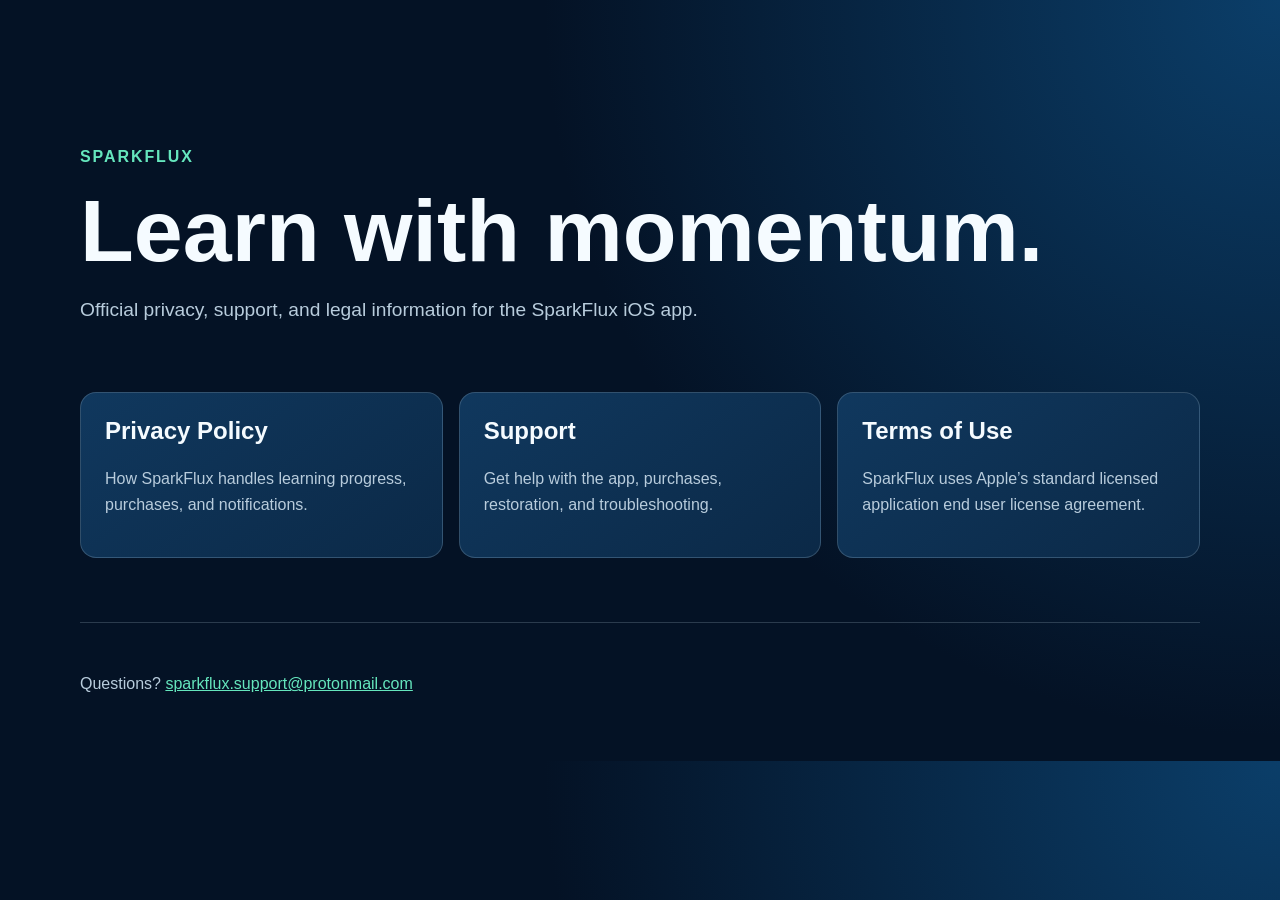
<file: index.html>
<!doctype html>
<html lang="en">
<head>
    <meta charset="utf-8">
    <meta name="viewport" content="width=device-width, initial-scale=1">
    <meta name="description" content="Official privacy and support information for SparkFlux.">
    <title>SparkFlux</title>
    <link rel="stylesheet" href="styles.css">
</head>
<body>
    <main class="page">
        <header class="hero">
            <p class="eyebrow">SparkFlux</p>
            <h1>Learn with momentum.</h1>
            <p class="lede">Official privacy, support, and legal information for the SparkFlux iOS app.</p>
        </header>

        <section class="link-grid" aria-label="SparkFlux resources">
            <a class="card" href="privacy.html">
                <h2>Privacy Policy</h2>
                <p>How SparkFlux handles learning progress, purchases, and notifications.</p>
            </a>
            <a class="card" href="support.html">
                <h2>Support</h2>
                <p>Get help with the app, purchases, restoration, and troubleshooting.</p>
            </a>
            <a class="card" href="https://www.apple.com/legal/internet-services/itunes/dev/stdeula/">
                <h2>Terms of Use</h2>
                <p>SparkFlux uses Apple’s standard licensed application end user license agreement.</p>
            </a>
        </section>

        <footer>
            <p>Questions? <a href="mailto:sparkflux.support@protonmail.com">sparkflux.support@protonmail.com</a></p>
        </footer>
    </main>
</body>
</html>
</file>
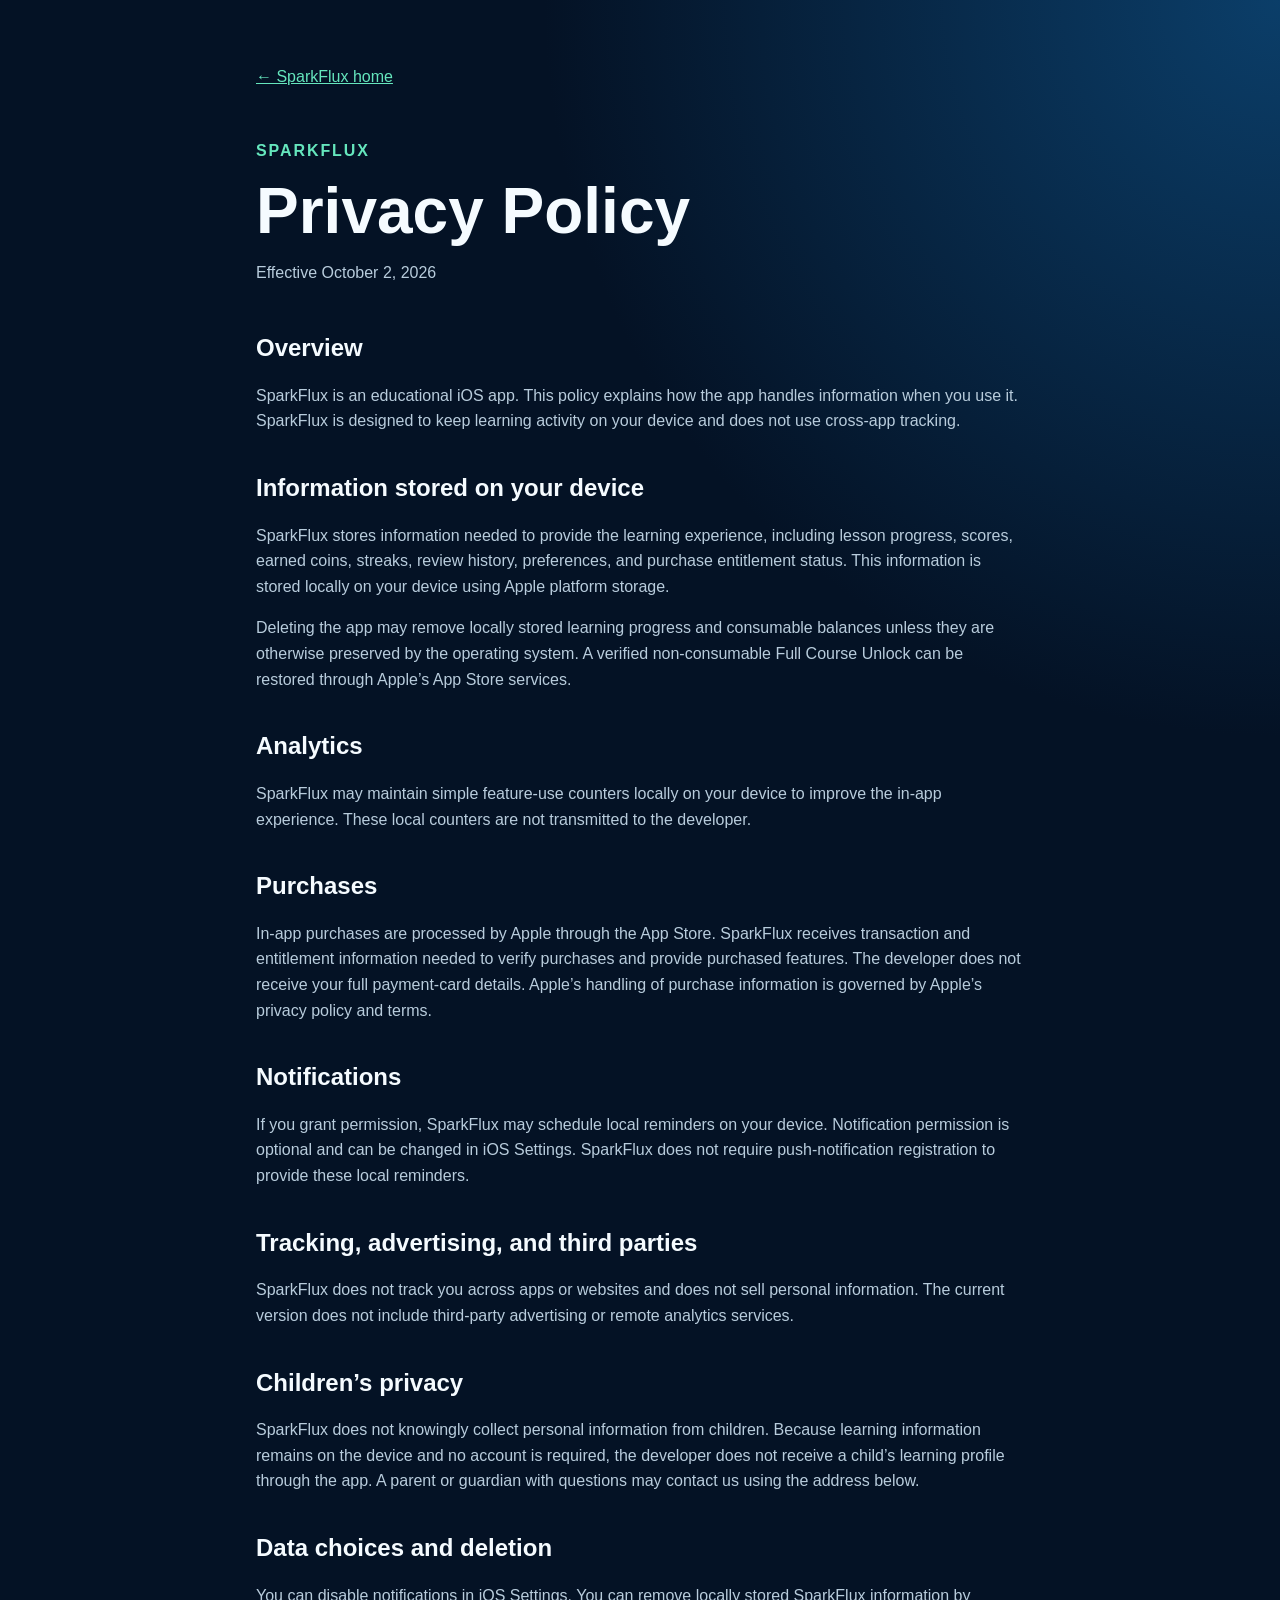
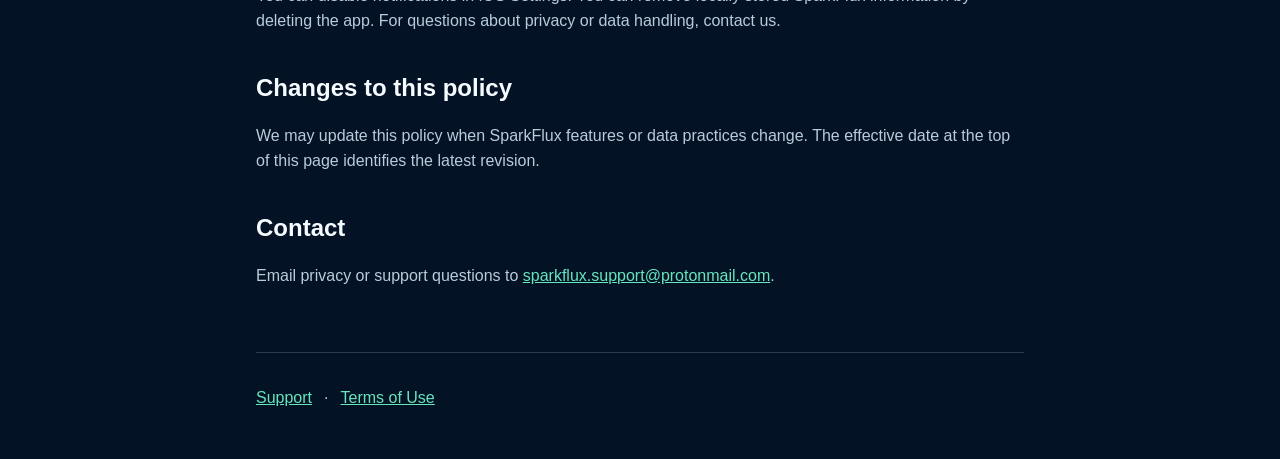
<file: privacy.html>
<!doctype html>
<html lang="en">
<head>
    <meta charset="utf-8">
    <meta name="viewport" content="width=device-width, initial-scale=1">
    <meta name="description" content="Privacy Policy for the SparkFlux iOS app.">
    <title>Privacy Policy — SparkFlux</title>
    <link rel="stylesheet" href="styles.css">
</head>
<body>
    <main class="page document">
        <nav><a href="index.html">← SparkFlux home</a></nav>
        <header>
            <p class="eyebrow">SparkFlux</p>
            <h1>Privacy Policy</h1>
            <p class="updated">Effective October 2, 2026</p>
        </header>

        <section>
            <h2>Overview</h2>
            <p>SparkFlux is an educational iOS app. This policy explains how the app handles information when you use it. SparkFlux is designed to keep learning activity on your device and does not use cross-app tracking.</p>
        </section>

        <section>
            <h2>Information stored on your device</h2>
            <p>SparkFlux stores information needed to provide the learning experience, including lesson progress, scores, earned coins, streaks, review history, preferences, and purchase entitlement status. This information is stored locally on your device using Apple platform storage.</p>
            <p>Deleting the app may remove locally stored learning progress and consumable balances unless they are otherwise preserved by the operating system. A verified non-consumable Full Course Unlock can be restored through Apple’s App Store services.</p>
        </section>

        <section>
            <h2>Analytics</h2>
            <p>SparkFlux may maintain simple feature-use counters locally on your device to improve the in-app experience. These local counters are not transmitted to the developer.</p>
        </section>

        <section>
            <h2>Purchases</h2>
            <p>In-app purchases are processed by Apple through the App Store. SparkFlux receives transaction and entitlement information needed to verify purchases and provide purchased features. The developer does not receive your full payment-card details. Apple’s handling of purchase information is governed by Apple’s privacy policy and terms.</p>
        </section>

        <section>
            <h2>Notifications</h2>
            <p>If you grant permission, SparkFlux may schedule local reminders on your device. Notification permission is optional and can be changed in iOS Settings. SparkFlux does not require push-notification registration to provide these local reminders.</p>
        </section>

        <section>
            <h2>Tracking, advertising, and third parties</h2>
            <p>SparkFlux does not track you across apps or websites and does not sell personal information. The current version does not include third-party advertising or remote analytics services.</p>
        </section>

        <section>
            <h2>Children’s privacy</h2>
            <p>SparkFlux does not knowingly collect personal information from children. Because learning information remains on the device and no account is required, the developer does not receive a child’s learning profile through the app. A parent or guardian with questions may contact us using the address below.</p>
        </section>

        <section>
            <h2>Data choices and deletion</h2>
            <p>You can disable notifications in iOS Settings. You can remove locally stored SparkFlux information by deleting the app. For questions about privacy or data handling, contact us.</p>
        </section>

        <section>
            <h2>Changes to this policy</h2>
            <p>We may update this policy when SparkFlux features or data practices change. The effective date at the top of this page identifies the latest revision.</p>
        </section>

        <section>
            <h2>Contact</h2>
            <p>Email privacy or support questions to <a href="mailto:sparkflux.support@protonmail.com">sparkflux.support@protonmail.com</a>.</p>
        </section>

        <footer>
            <a href="support.html">Support</a>
            <span aria-hidden="true">·</span>
            <a href="https://www.apple.com/legal/internet-services/itunes/dev/stdeula/">Terms of Use</a>
        </footer>
    </main>
</body>
</html>
</file>
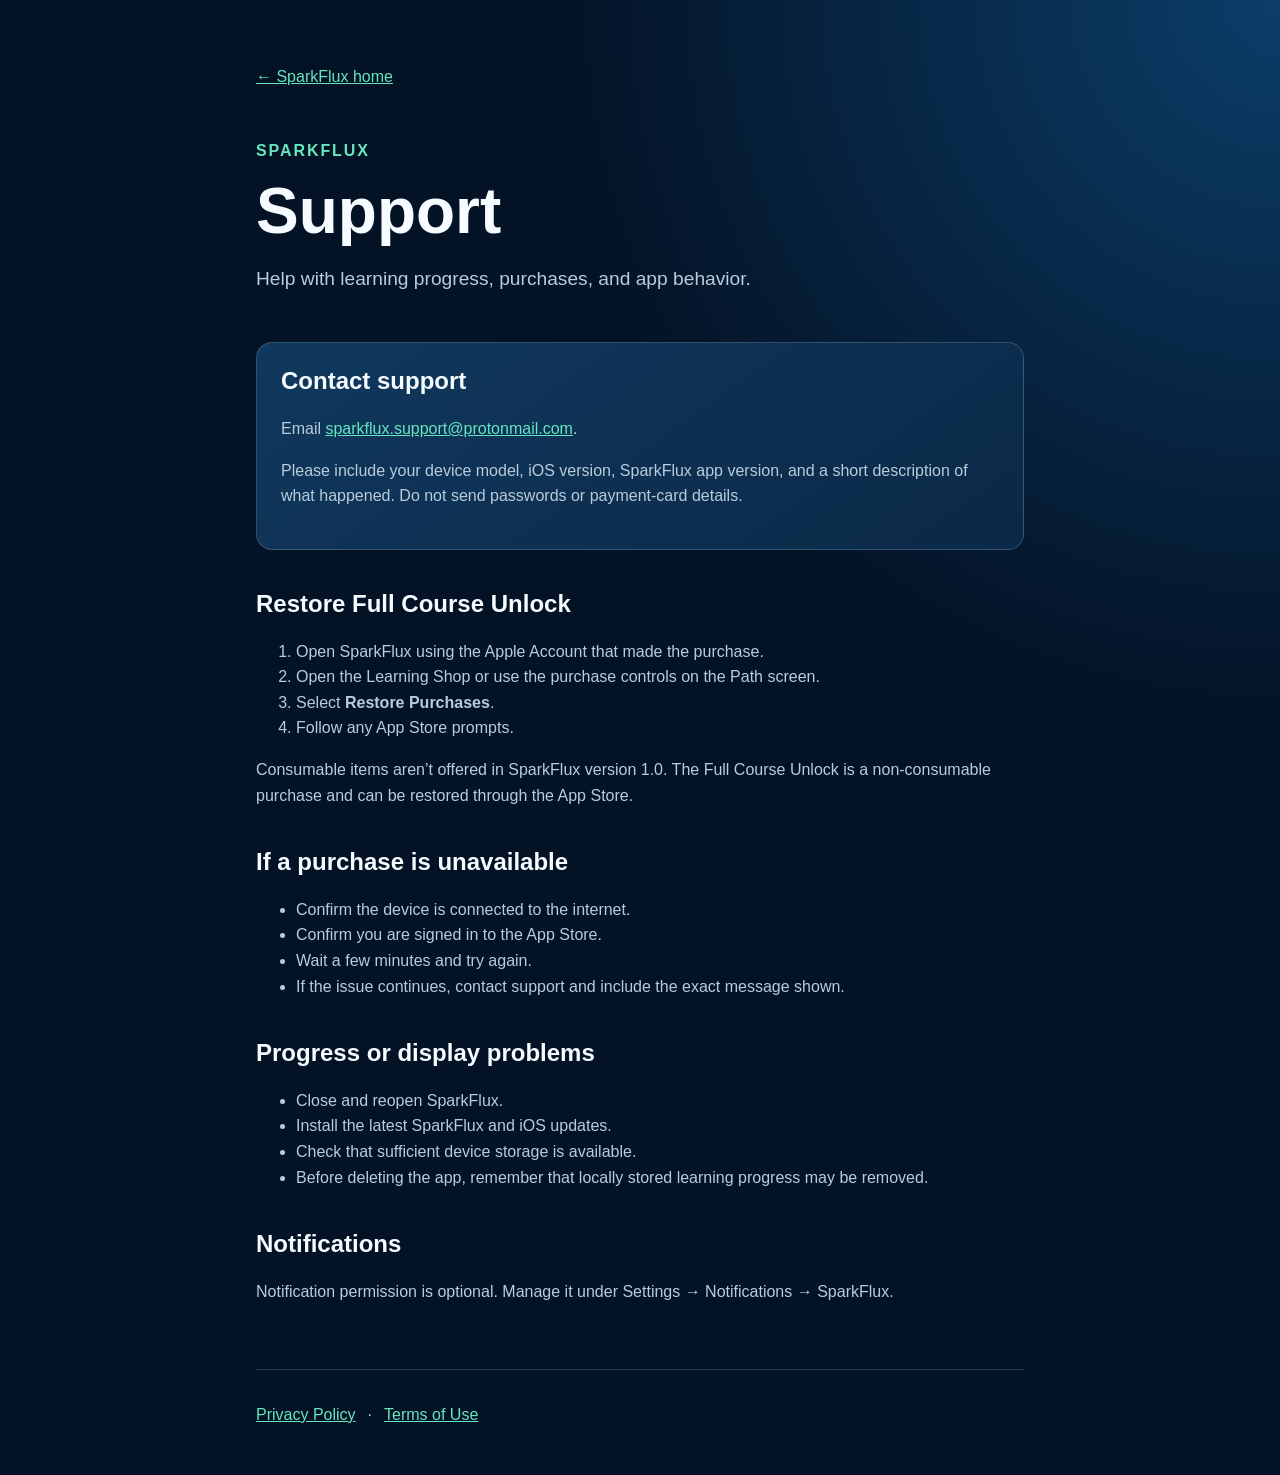
<file: support.html>
<!doctype html>
<html lang="en">
<head>
    <meta charset="utf-8">
    <meta name="viewport" content="width=device-width, initial-scale=1">
    <meta name="description" content="Support information for the SparkFlux iOS app.">
    <title>Support — SparkFlux</title>
    <link rel="stylesheet" href="styles.css">
</head>
<body>
    <main class="page document">
        <nav><a href="index.html">← SparkFlux home</a></nav>
        <header>
            <p class="eyebrow">SparkFlux</p>
            <h1>Support</h1>
            <p class="lede">Help with learning progress, purchases, and app behavior.</p>
        </header>

        <section class="support-callout">
            <h2>Contact support</h2>
            <p>Email <a href="mailto:sparkflux.support@protonmail.com">sparkflux.support@protonmail.com</a>.</p>
            <p>Please include your device model, iOS version, SparkFlux app version, and a short description of what happened. Do not send passwords or payment-card details.</p>
        </section>

        <section>
            <h2>Restore Full Course Unlock</h2>
            <ol>
                <li>Open SparkFlux using the Apple Account that made the purchase.</li>
                <li>Open the Learning Shop or use the purchase controls on the Path screen.</li>
                <li>Select <strong>Restore Purchases</strong>.</li>
                <li>Follow any App Store prompts.</li>
            </ol>
            <p>Consumable items aren’t offered in SparkFlux version 1.0. The Full Course Unlock is a non-consumable purchase and can be restored through the App Store.</p>
        </section>

        <section>
            <h2>If a purchase is unavailable</h2>
            <ul>
                <li>Confirm the device is connected to the internet.</li>
                <li>Confirm you are signed in to the App Store.</li>
                <li>Wait a few minutes and try again.</li>
                <li>If the issue continues, contact support and include the exact message shown.</li>
            </ul>
        </section>

        <section>
            <h2>Progress or display problems</h2>
            <ul>
                <li>Close and reopen SparkFlux.</li>
                <li>Install the latest SparkFlux and iOS updates.</li>
                <li>Check that sufficient device storage is available.</li>
                <li>Before deleting the app, remember that locally stored learning progress may be removed.</li>
            </ul>
        </section>

        <section>
            <h2>Notifications</h2>
            <p>Notification permission is optional. Manage it under Settings → Notifications → SparkFlux.</p>
        </section>

        <footer>
            <a href="privacy.html">Privacy Policy</a>
            <span aria-hidden="true">·</span>
            <a href="https://www.apple.com/legal/internet-services/itunes/dev/stdeula/">Terms of Use</a>
        </footer>
    </main>
</body>
</html>
</file>
<file: styles.css>
:root {
    color-scheme: light dark;
    --background: #041225;
    --surface: #0b2947;
    --surface-raised: #10385e;
    --text: #f5fbff;
    --muted: #b8ccdc;
    --accent: #65e6bd;
    --border: rgba(184, 204, 220, 0.22);
}

* { box-sizing: border-box; }

body {
    margin: 0;
    background: radial-gradient(circle at top right, #0b3e69 0, var(--background) 46rem);
    color: var(--text);
    font-family: -apple-system, BlinkMacSystemFont, "Segoe UI", sans-serif;
    line-height: 1.6;
}

a { color: var(--accent); }
a:focus-visible { outline: 3px solid var(--accent); outline-offset: 4px; }

.page {
    width: min(100% - 2rem, 70rem);
    margin: 0 auto;
    padding: 4rem 0 3rem;
}

.hero { padding: 4rem 0 3rem; }
.eyebrow { color: var(--accent); font-weight: 800; letter-spacing: 0.12em; text-transform: uppercase; }
h1 { margin: 0.2rem 0 1rem; font-size: clamp(2.5rem, 8vw, 5.5rem); line-height: 1.02; }
h2 { margin-top: 0; line-height: 1.2; }
.lede { max-width: 46rem; color: var(--muted); font-size: 1.2rem; }
.updated { color: var(--muted); }

.link-grid {
    display: grid;
    grid-template-columns: repeat(auto-fit, minmax(15rem, 1fr));
    gap: 1rem;
}

.card, .support-callout {
    display: block;
    padding: 1.5rem;
    border: 1px solid var(--border);
    border-radius: 1rem;
    background: linear-gradient(145deg, var(--surface-raised), var(--surface));
}

.card { color: var(--text); text-decoration: none; }
.card p { color: var(--muted); }
.card:hover { border-color: var(--accent); transform: translateY(-2px); }

.document { max-width: 48rem; }
.document nav { margin-bottom: 3rem; }
.document header { margin-bottom: 3rem; }
.document h1 { font-size: clamp(2.5rem, 8vw, 4rem); }
.document section { margin: 2.5rem 0; }
.document section p, .document li { color: var(--muted); }

footer {
    display: flex;
    flex-wrap: wrap;
    gap: 0.75rem;
    margin-top: 4rem;
    padding-top: 2rem;
    border-top: 1px solid var(--border);
    color: var(--muted);
}

@media (prefers-reduced-motion: no-preference) {
    .card { transition: transform 160ms ease, border-color 160ms ease; }
}
</file>
